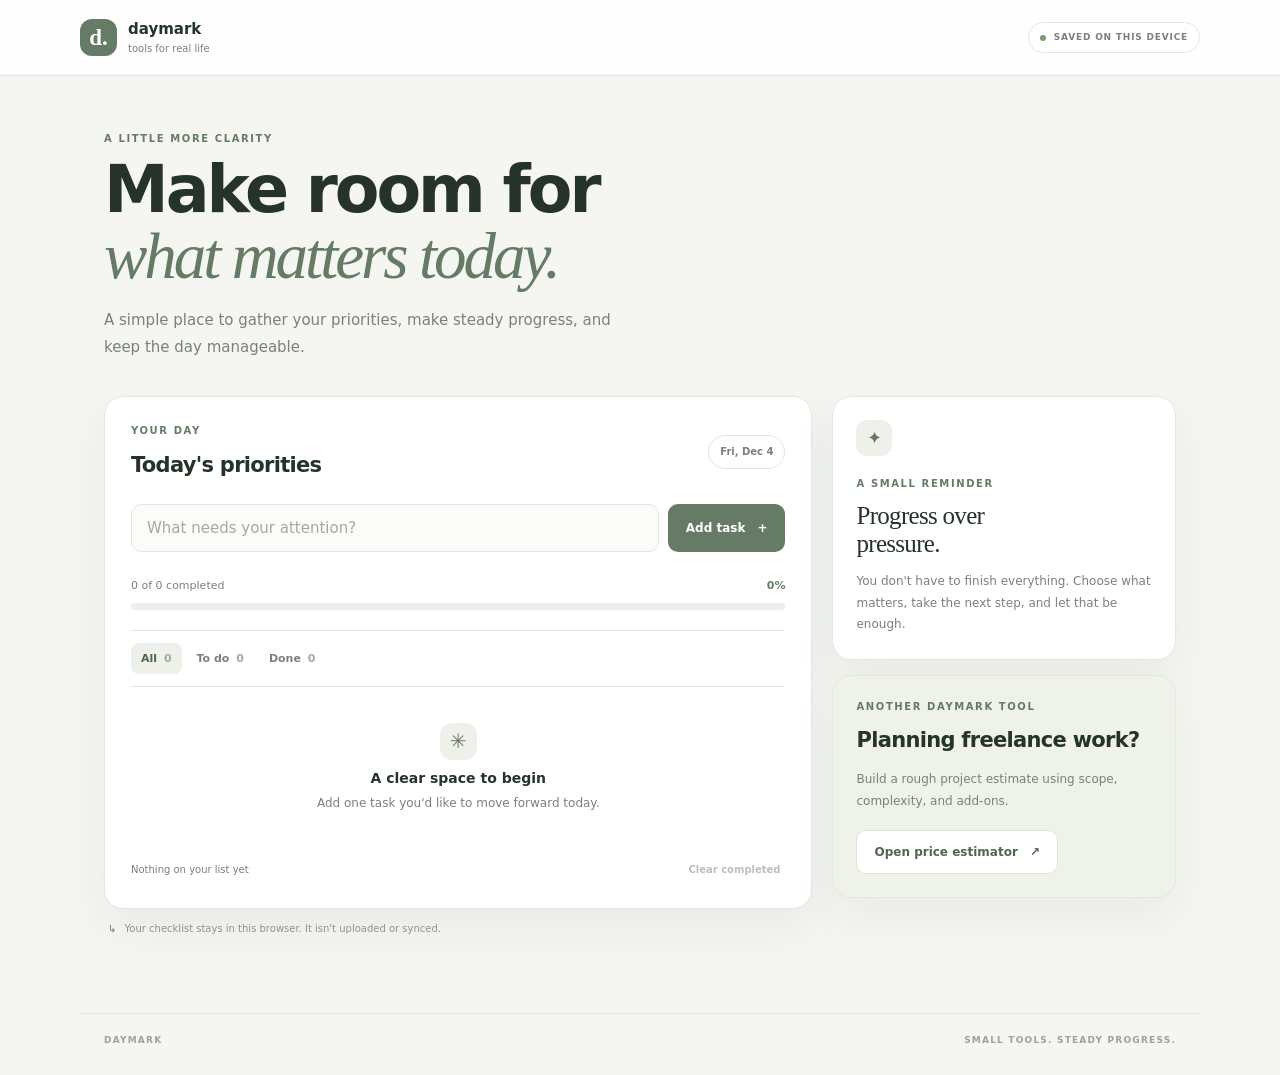
<file: index.html>
<!doctype html>
<html lang="en">
<head>
  <meta charset="utf-8">
  <meta name="viewport" content="width=device-width, initial-scale=1">
  <meta name="theme-color" content="#f5f6f2">
  <meta name="description" content="Daymark Concept — an independent preview of the daily checklist and project estimator.">
  <title>Daymark Concept — Daily Checklist</title>
  <link rel="stylesheet" href="style.css">
  <script src="app.js" defer></script>
</head>
<body>
  <header class="site-header">
    <a class="brand" href="index.html" aria-label="Daymark home"><span class="brand-mark">d.</span><span>daymark<small>tools for real life</small></span></a>
    <span class="local-pill"><i></i> SAVED ON THIS DEVICE</span>
  </header>
  <main class="page-shell">
    <section class="welcome">
      <p class="eyebrow">A LITTLE MORE CLARITY</p>
      <h1>Make room for<br><em>what matters today.</em></h1>
      <p class="intro-copy">A simple place to gather your priorities, make steady progress, and keep the day manageable.</p>
    </section>
    <section class="dashboard-grid" aria-label="Daily checklist">
      <div class="main-column">
        <section class="panel task-panel">
          <div class="panel-heading">
            <div><p class="eyebrow">YOUR DAY</p><h2>Today's priorities</h2></div>
            <span class="date-chip" id="todayDate">Today</span>
          </div>
          <form id="taskForm" class="task-form">
            <label class="visually-hidden" for="taskInput">Add a task</label>
            <input id="taskInput" type="text" maxlength="120" placeholder="What needs your attention?" autocomplete="off" required>
            <button class="button button-primary" type="submit">Add task <span aria-hidden="true">+</span></button>
          </form>
          <div class="progress-block">
            <div class="progress-label"><span id="progressText">0 of 0 completed</span><strong id="progressPercent">0%</strong></div>
            <div class="progress-track" role="progressbar" aria-label="Daily task progress" aria-valuemin="0" aria-valuemax="100" aria-valuenow="0" id="progressBar"><span id="progressFill"></span></div>
          </div>
          <div class="task-toolbar">
            <div class="filter-tabs" role="group" aria-label="Filter tasks">
              <button type="button" class="filter-button is-active" data-filter="all" aria-pressed="true">All <span id="allCount">0</span></button>
              <button type="button" class="filter-button" data-filter="active" aria-pressed="false">To do <span id="activeCount">0</span></button>
              <button type="button" class="filter-button" data-filter="done" aria-pressed="false">Done <span id="doneCount">0</span></button>
            </div>
          </div>
          <ul id="taskList" class="task-list" aria-live="polite"></ul>
          <div id="emptyState" class="empty-state"><span class="empty-icon">✳</span><h3>A clear space to begin</h3><p>Add one task you'd like to move forward today.</p></div>
          <div class="list-footer"><span id="remainingText">Nothing on your list yet</span><button type="button" class="text-button" id="clearDone">Clear completed</button></div>
        </section>
        <p class="privacy-note"><span aria-hidden="true">↳</span> Your checklist stays in this browser. It isn't uploaded or synced.</p>
      </div>
      <aside class="side-column">
        <section class="panel note-panel">
          <span class="note-symbol">✦</span>
          <p class="eyebrow">A SMALL REMINDER</p>
          <h2>Progress over pressure.</h2>
          <p>You don't have to finish everything. Choose what matters, take the next step, and let that be enough.</p>
        </section>
        <section class="panel tool-card">
          <p class="eyebrow">ANOTHER DAYMARK TOOL</p>
          <h2>Planning freelance work?</h2>
          <p>Build a rough project estimate using scope, complexity, and add-ons.</p>
          <a class="button button-secondary" href="project-estimator.html">Open price estimator <span aria-hidden="true">↗</span></a>
        </section>
      </aside>
    </section>
  </main>
  <footer class="site-footer"><span>DAYMARK</span><span>SMALL TOOLS. STEADY PROGRESS.</span></footer>
</body>
</html>
</file>
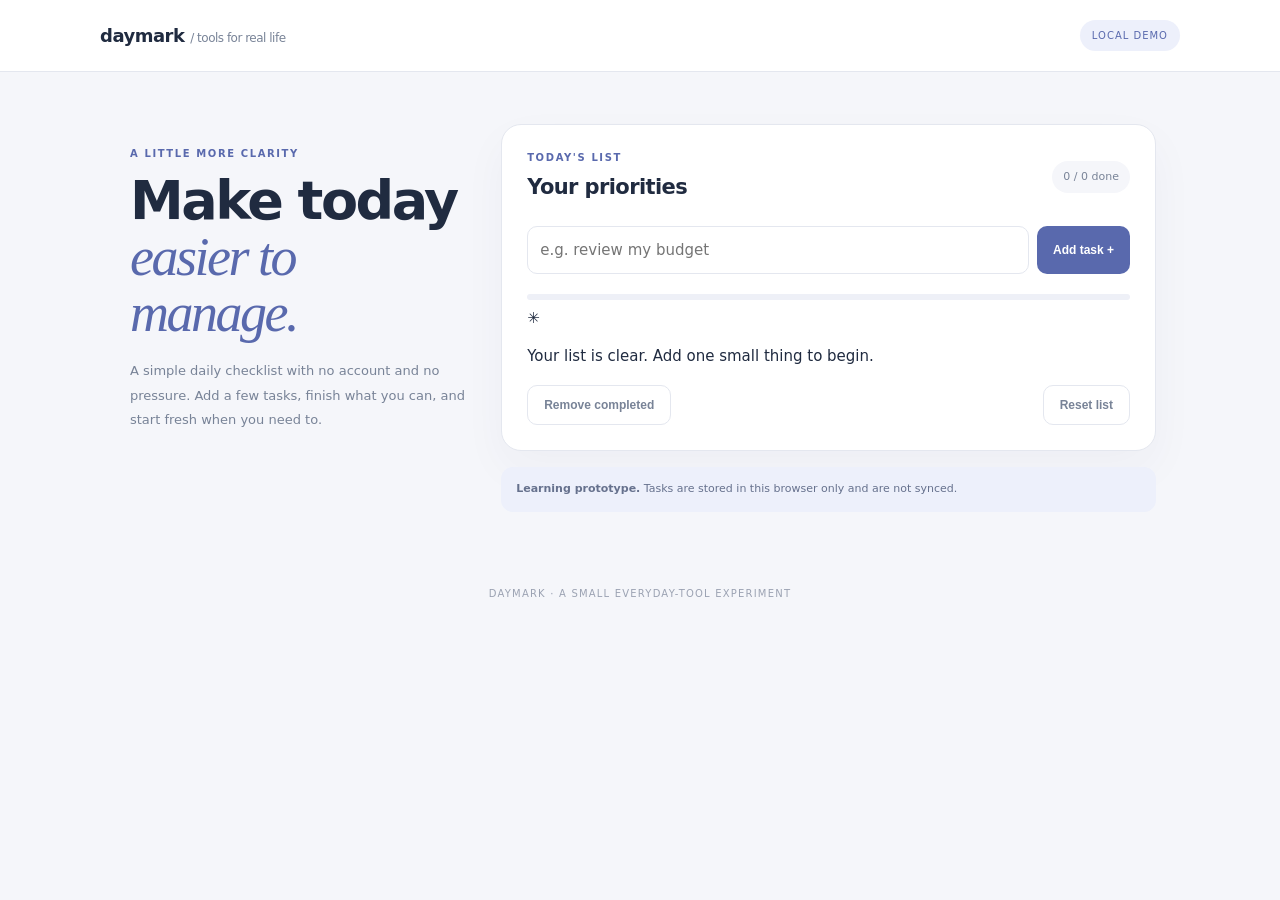
<file: legacy-checklist/index.html>
<!doctype html><html lang="en"><head><meta charset="utf-8"><meta name="viewport" content="width=device-width,initial-scale=1"><title>Daymark — Everyday Toolkit</title><link rel="stylesheet" href="style.css"><script src="app.js" defer></script></head><body><header><b>daymark <small>/ tools for real life</small></b><span>LOCAL DEMO</span></header><main><section class="welcome"><p> A LITTLE MORE CLARITY</p><h1>Make today<br><em>easier to manage.</em></h1><div>A simple daily checklist with no account and no pressure. Add a few tasks, finish what you can, and start fresh when you need to.</div></section><section class="tool"><div class="head"><div><p>TODAY'S LIST</p><h2>Your priorities</h2></div><small id="progress">0 / 0 done</small></div><form id="taskForm"><label class="sr" for="taskInput">Add a task</label><input id="taskInput" maxlength="100" placeholder="e.g. review my budget" required><button>Add task +</button></form><div class="track"><span id="bar"></span></div><ul id="taskList"></ul><div id="empty">✳<p>Your list is clear. Add one small thing to begin.</p></div><div class="actions"><button type="button" id="clearDone">Remove completed</button><button type="button" id="reset">Reset list</button></div></section><aside><b>Learning prototype.</b> Tasks are stored in this browser only and are not synced.</aside></main><footer>DAYMARK · A SMALL EVERYDAY-TOOL EXPERIMENT</footer></body></html>
</file>
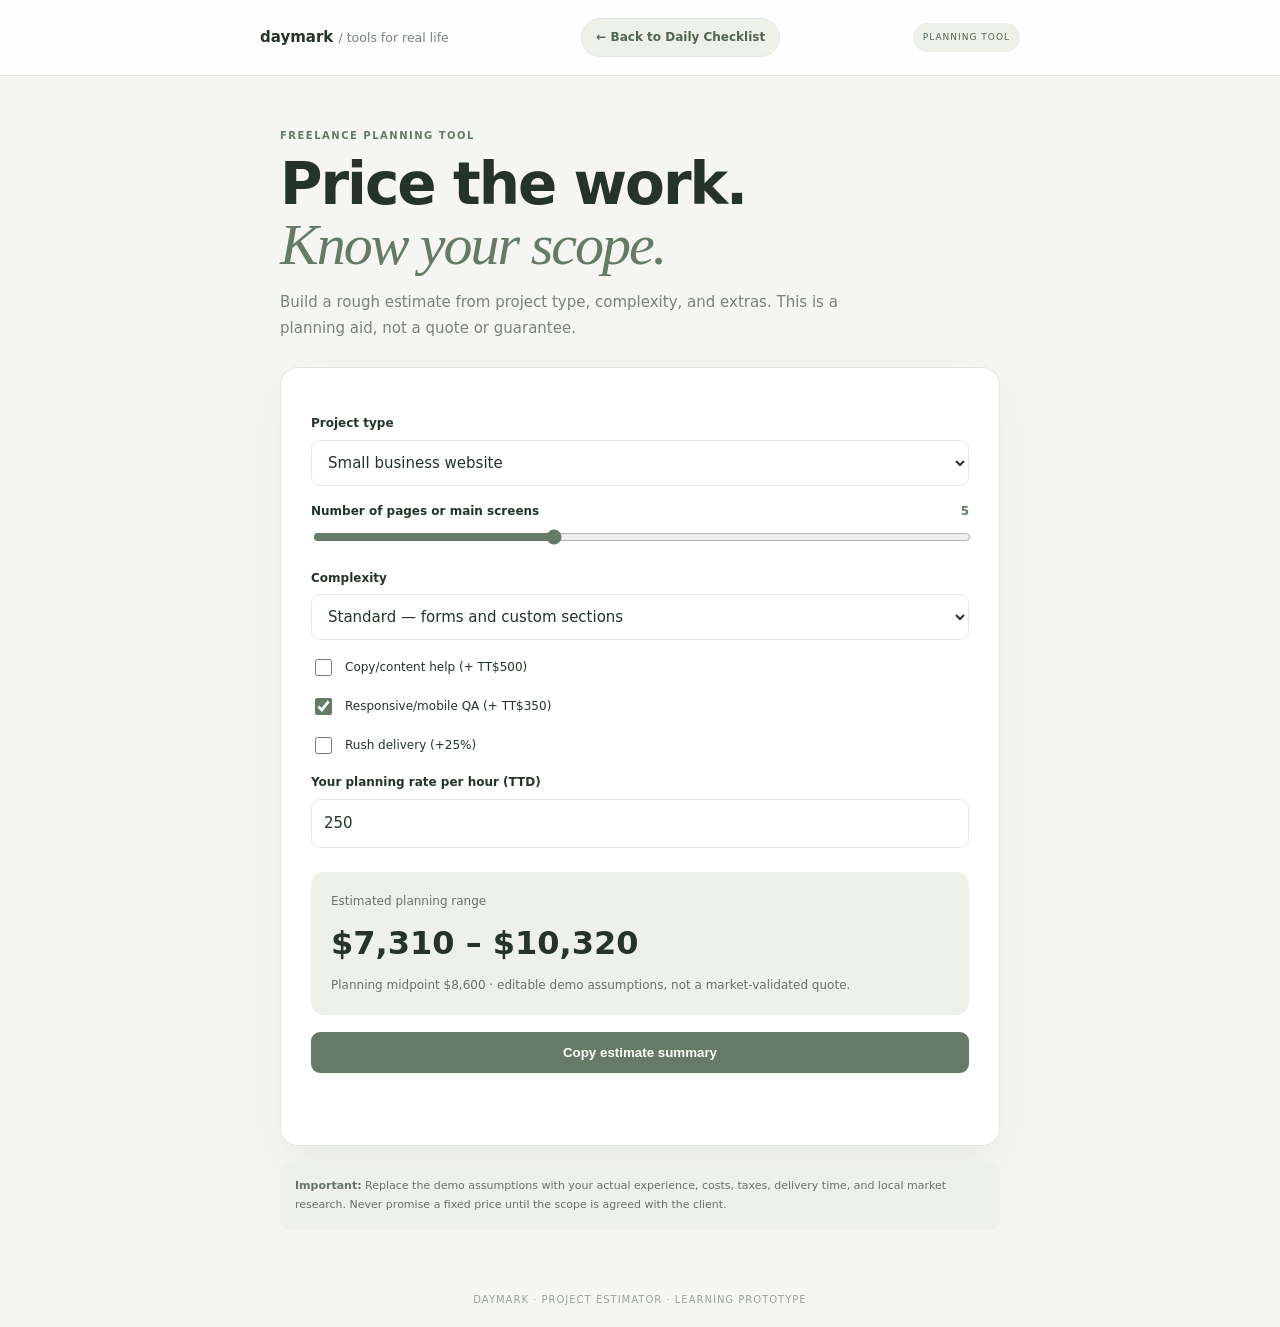
<file: project-estimator.html>
<!doctype html>
<html lang="en">
<head>
<meta charset="utf-8"><meta name="viewport" content="width=device-width,initial-scale=1">
<meta name="description" content="Daymark Concept project price estimator preview for freelance web work.">
<title>Daymark Concept — Project Price Estimator</title>
<link rel="stylesheet" href="estimator.css"><script src="estimator.js" defer></script>
</head>
<body>
<header><b>daymark <small>/ tools for real life</small></b><a class="back-link" href="index.html">← Back to Daily Checklist</a><span>PLANNING TOOL</span></header>
<main>
<section class="intro"><p class="eyebrow">FREELANCE PLANNING TOOL</p><h1>Price the work.<br><em>Know your scope.</em></h1><p>Build a rough estimate from project type, complexity, and extras. This is a planning aid, not a quote or guarantee.</p></section>
<section class="calculator">
<form id="estimateForm">
<label for="projectType">Project type</label>
<select id="projectType"><option value="2500">Single landing page</option><option value="5000" selected>Small business website</option><option value="8500">Portfolio / multi-page site</option><option value="12000">Interactive web app prototype</option></select>
<label for="pages">Number of pages or main screens <output id="pagesOut">5</output></label>
<input id="pages" type="range" min="1" max="12" value="5">
<label for="complexity">Complexity</label>
<select id="complexity"><option value="1">Basic — mostly informational</option><option value="1.25" selected>Standard — forms and custom sections</option><option value="1.6">Advanced — multiple interactions</option></select>
<label class="check"><input id="copy" type="checkbox"> Copy/content help (+ TT$500)</label>
<label class="check"><input id="responsive" type="checkbox" checked> Responsive/mobile QA (+ TT$350)</label>
<label class="check"><input id="rush" type="checkbox"> Rush delivery (+25%)</label>
<label for="rate">Your planning rate per hour (TTD)</label>
<input id="rate" type="number" min="50" step="25" value="250" required>
<div class="result"><span>Estimated planning range</span><strong id="estimate">TT$5,000 – TT$6,500</strong><small id="breakdown">Demo estimate only. Confirm scope, timeline, revisions, and expenses before quoting a client.</small></div>
<button type="submit">Copy estimate summary</button><p id="message" role="status"></p>
</form>
</section>
<aside><b>Important:</b> Replace the demo assumptions with your actual experience, costs, taxes, delivery time, and local market research. Never promise a fixed price until the scope is agreed with the client.</aside>
</main>
<footer>DAYMARK · PROJECT ESTIMATOR · LEARNING PROTOTYPE</footer>
</body></html>
</file>
<file: style.css>
:root{color-scheme:light;--ink:#253329;--muted:#788279;--accent:#657b65;--accent-dark:#50664f;--soft:#edf1e9;--paper:#f5f6f2;--line:#e3e8df;--white:#fff;--shadow:0 18px 45px rgba(39,55,39,.06)}
*{box-sizing:border-box}body{margin:0;background:var(--paper);color:var(--ink);font:15px/1.55 Inter,ui-sans-serif,system-ui,-apple-system,"Segoe UI",sans-serif}button,input{font:inherit}button,a{-webkit-tap-highlight-color:transparent}
.site-header{min-height:76px;padding:12px max(22px,calc((100% - 1120px)/2));display:flex;align-items:center;justify-content:space-between;gap:16px;background:rgba(255,255,255,.9);border-bottom:1px solid var(--line)}
.brand{display:flex;align-items:center;gap:11px;color:var(--ink);text-decoration:none;font-weight:800}.brand-mark{display:grid;place-items:center;width:37px;height:37px;border-radius:12px;background:var(--accent);color:white;font:700 23px Georgia,serif}.brand small{display:block;color:var(--muted);font-size:10px;font-weight:500}
.local-pill,.date-chip{display:inline-flex;align-items:center;gap:8px;padding:8px 11px;border:1px solid var(--line);border-radius:999px;background:white;color:var(--muted);font-size:9px;font-weight:750;letter-spacing:.8px}.local-pill i{width:6px;height:6px;border-radius:50%;background:#7c9b71}
.page-shell{max-width:1120px;margin:auto;padding:55px 24px 64px}.welcome{max-width:680px;margin:0 0 35px}.eyebrow{margin:0 0 10px;color:var(--accent);font-size:10px;font-weight:850;letter-spacing:1.6px}
.welcome h1{margin:0;font-size:clamp(40px,6vw,65px);line-height:1.02;letter-spacing:-3px;font-weight:750}.welcome h1 em{color:var(--accent);font-family:Georgia,serif;font-weight:500}.intro-copy{max-width:510px;margin:18px 0 0;color:var(--muted);font-size:15px;line-height:1.8}
.dashboard-grid{display:grid;grid-template-columns:minmax(0,1.65fr) minmax(245px,.8fr);gap:20px;align-items:start}.main-column,.side-column{min-width:0}.panel{border:1px solid var(--line);border-radius:19px;background:var(--white);box-shadow:var(--shadow)}.task-panel{padding:26px}
.panel-heading{display:flex;justify-content:space-between;align-items:center;gap:14px}.panel-heading h2,.tool-card h2,.note-panel h2{margin:0;font-size:21px;letter-spacing:-.7px}.date-chip{font-size:10px;letter-spacing:0}
.task-form{display:flex;gap:9px;margin-top:23px}.task-form input{flex:1;min-width:0;height:48px;padding:0 15px;border:1px solid var(--line);border-radius:10px;background:#fbfcfa;color:var(--ink);outline:none}.task-form input:focus{border-color:var(--accent);box-shadow:0 0 0 3px rgba(101,123,101,.13)}.task-form input::placeholder{color:#a1aaa0}
.button{display:inline-flex;align-items:center;justify-content:center;gap:12px;min-height:44px;padding:0 17px;border:1px solid transparent;border-radius:10px;font-size:12px;font-weight:800;text-decoration:none;cursor:pointer;transition:transform .16s ease}.button:hover{transform:translateY(-1px)}.button:focus-visible,.filter-button:focus-visible,.text-button:focus-visible,.remove-task:focus-visible{outline:3px solid #b9c8b3;outline-offset:3px}.button-primary{background:var(--accent);color:white}.button-primary:hover{background:var(--accent-dark)}
.progress-block{margin:25px 0 20px}.progress-label{display:flex;justify-content:space-between;gap:12px;margin-bottom:9px;color:var(--muted);font-size:11px}.progress-label strong{color:var(--accent)}.progress-track{height:7px;overflow:hidden;border-radius:99px;background:#edf0ea}.progress-track span{display:block;width:0;height:100%;border-radius:inherit;background:var(--accent);transition:width .2s ease}
.task-toolbar{padding:12px 0;border-top:1px solid var(--line);border-bottom:1px solid var(--line)}.filter-tabs{display:flex;gap:5px}.filter-button{padding:7px 10px;border:0;border-radius:8px;background:transparent;color:var(--muted);font-size:11px;font-weight:700;cursor:pointer}.filter-button span{margin-left:3px;color:#a1aaa0}.filter-button.is-active{background:var(--soft);color:var(--accent-dark)}
.task-list{list-style:none;margin:0;padding:0}.task-item{display:flex;align-items:center;gap:12px;min-height:57px;border-bottom:1px solid #edf0ea}.task-label{display:flex;align-items:center;gap:12px;flex:1;min-width:0;cursor:pointer}.task-label input{position:absolute;width:1px;height:1px;opacity:0}.custom-check{display:grid;place-items:center;flex:0 0 19px;width:19px;height:19px;border:1.5px solid #cbd4c7;border-radius:6px;color:white}.task-label input:focus-visible+.custom-check{outline:3px solid #b9c8b3;outline-offset:3px}.task-label input:checked+.custom-check{border-color:var(--accent);background:var(--accent)}.task-label input:checked+.custom-check:after{content:"✓";font-size:12px;font-weight:800}.task-text{min-width:0;overflow-wrap:anywhere;font-size:13px}.task-item.is-done .task-text{color:#a0a99e;text-decoration:line-through}
.remove-task{width:31px;height:31px;border:0;border-radius:8px;background:transparent;color:#9aa398;font-size:20px;cursor:pointer}.remove-task:hover{background:#f5f6f2;color:#586456}
.empty-state{padding:36px 12px 30px;text-align:center;color:var(--muted)}.empty-state[hidden]{display:none}.empty-icon{display:inline-grid;place-items:center;width:37px;height:37px;margin-bottom:8px;border-radius:12px;background:var(--soft);color:var(--accent);font-size:20px}.empty-state h3{margin:0 0 4px;color:var(--ink);font-size:14px}.empty-state p{margin:0;font-size:12px}
.list-footer{display:flex;justify-content:space-between;align-items:center;gap:12px;padding-top:14px;color:var(--muted);font-size:10px}.text-button{padding:5px;border:0;background:transparent;color:var(--accent);font-size:10px;font-weight:750;cursor:pointer}.text-button:disabled{color:#b9c0b7;cursor:not-allowed}.privacy-note{margin:12px 4px;color:#8b958a;font-size:10px}.privacy-note span{margin-right:5px;color:var(--accent)}
.side-column{display:grid;gap:15px}.note-panel,.tool-card{padding:23px}.note-symbol{display:grid;place-items:center;width:36px;height:36px;margin-bottom:20px;border-radius:11px;background:var(--soft);color:var(--accent);font-size:18px}.note-panel h2{max-width:190px;font-family:Georgia,serif;font-size:25px;font-weight:500;line-height:1.15}.note-panel>p:last-child,.tool-card>p:not(.eyebrow){margin:12px 0 0;color:var(--muted);font-size:12px;line-height:1.8}.tool-card{background:#eef2e9}.tool-card .button{margin-top:18px}.button-secondary{background:white;border-color:#dfe6d9;color:var(--accent-dark)}
.site-footer{display:flex;justify-content:space-between;gap:14px;max-width:1120px;margin:auto;padding:20px 24px 28px;border-top:1px solid var(--line);color:#9aa398;font-size:9px;font-weight:750;letter-spacing:1.2px}.visually-hidden{position:absolute;width:1px;height:1px;padding:0;margin:-1px;overflow:hidden;clip:rect(0,0,0,0);white-space:nowrap;border:0}
@media(max-width:760px){.page-shell{padding-top:40px}.dashboard-grid{grid-template-columns:1fr}.side-column{grid-template-columns:1fr 1fr}.note-panel,.tool-card{padding:19px}}
@media(max-width:520px){.site-header{min-height:66px;padding:10px 18px}.local-pill{font-size:8px;padding:7px 9px}.page-shell{padding:35px 16px 45px}.welcome{margin-bottom:25px}.welcome h1{letter-spacing:-2px}.task-panel{padding:18px}.task-form{flex-direction:column}.task-form .button{width:100%}.side-column{grid-template-columns:1fr}.note-panel,.tool-card{padding:20px}.site-footer{padding:18px 16px 24px;font-size:8px}}
@media(prefers-reduced-motion:reduce){*,*::before,*::after{scroll-behavior:auto!important;transition:none!important}}
</file>
<file: legacy-checklist/style.css>
:root{--ink:#202b40;--muted:#788397;--accent:#5969ad;--accent-soft:#edf0fb;--paper:#f5f6fa;--line:#e4e7ef;--white:#fff}*{box-sizing:border-box}body{margin:0;background:var(--paper);color:var(--ink);font:15px/1.5 Inter,ui-sans-serif,system-ui,sans-serif}header{height:72px;padding:0 max(20px,calc((100% - 1080px)/2));display:flex;align-items:center;justify-content:space-between;background:#fff;border-bottom:1px solid var(--line)}header b{font-size:18px;letter-spacing:-.5px}header small{font-weight:500;color:var(--muted);font-size:12px}header span{font-size:10px;letter-spacing:1px;color:var(--accent);background:var(--accent-soft);padding:8px 12px;border-radius:99px}main{max-width:1080px;margin:auto;padding:52px 24px;display:grid;grid-template-columns:minmax(230px,.8fr) minmax(0,1.5fr);gap:28px;align-items:start}.welcome{position:sticky;top:30px;padding:12px 6px}.welcome>p,.head p{font-size:10px;letter-spacing:1.6px;color:var(--accent);font-weight:800}.welcome h1{font-size:clamp(36px,5vw,54px);letter-spacing:-2.5px;line-height:1.04;margin:12px 0}.welcome h1 em{font-family:Georgia,serif;color:var(--accent);font-weight:500}.welcome>div{color:var(--muted);line-height:1.85;max-width:350px;margin:18px 0 0;font-size:13px}.tool{background:var(--white);border:1px solid var(--line);border-radius:20px;padding:25px;box-shadow:0 18px 45px #273c6c0a}.head{display:flex;justify-content:space-between;align-items:center;gap:12px}.head p{margin:0 0 7px}.head h2{margin:0;font-size:21px;letter-spacing:-.6px}.head small{background:var(--paper);padding:8px 11px;border-radius:99px;color:var(--muted);font-size:11px;white-space:nowrap}form{display:flex;gap:8px;margin-top:22px}input{flex:1;min-width:0;border:1px solid var(--line);border-radius:10px;padding:12px;font:inherit;outline:none}input:focus{border-color:var(--accent);box-shadow:0 0 0 3px #5969ad18}button{border:0;border-radius:10px;background:var(--accent);color:white;font-size:12px;font-weight:750;padding:12px 16px;cursor:pointer;transition:transform .18s,background .18s}button:hover{background:#465694;transform:translateY(-1px)}.track{height:6px;background:#eef0f7;border-radius:9px;margin:20px 0 7px;overflow:hidden}.track span{display:block;width:0;height:100%;background:var(--accent);border-radius:9px;transition:width .25s}ul{list-style:none;margin:0;padding:0}.task{display:flex;align-items:center;gap:12px;border-bottom:1px solid #eff0f6;padding:14px 2px;animation:arrive .2s ease both}.task input{width:19px;height:19px;flex:none;accent-color:var(--accent)}.task span{flex:1;overflow-wrap:anywhere;font-size:13px}.task.done span{text-decoration:line-through;color:#98a0b1}.task button{background:transparent;color:#9aa2b1;font-size:19px;padding:3px 7px}.task button:hover{background:#f6f6fa;color:#7a8294;transform:none}.empty{text-align:center;padding:26px 10px;color:var(--muted)}.empty p{font-size:12px}.actions{display:flex;justify-content:space-between;gap:10px;margin-top:18px}.actions button{background:white;color:var(--muted);border:1px solid var(--line)}.actions button:hover{background:var(--paper);transform:none}aside{grid-column:2;margin-top:-12px;background:var(--accent-soft);padding:13px 15px;border-radius:12px;font-size:11px;line-height:1.7;color:#66718d}footer{text-align:center;color:#9ba2b2;font-size:10px;letter-spacing:1.2px;padding:22px}.sr{position:absolute;left:-9999px}[hidden]{display:none!important}@keyframes arrive{from{opacity:0;transform:translateY(5px)}to{opacity:1;transform:translateY(0)}}@media(max-width:700px){header{height:64px;padding:0 18px}main{padding:28px 16px;grid-template-columns:1fr;gap:18px}.welcome{position:static;padding:4px 2px}.welcome h1{font-size:42px}.welcome>div{max-width:520px;margin-top:12px}.tool{padding:18px}.actions{margin-top:14px}aside{grid-column:1;margin:0}form{flex-direction:row}form button{padding:12px}@media(max-width:420px){form{flex-direction:column}.head h2{font-size:19px}}}
</file>
<file: estimator.css>
:root{--ink:#253329;--muted:#788279;--accent:#657b65;--accent-dark:#50664f;--soft:#edf1e9;--paper:#f5f6f2;--line:#e3e8df}
*{box-sizing:border-box}body{margin:0;background:var(--paper);color:var(--ink);font:15px/1.55 Inter,ui-sans-serif,system-ui,-apple-system,"Segoe UI",sans-serif}
header{min-height:76px;background:rgba(255,255,255,.92);border-bottom:1px solid var(--line);padding:12px max(22px,calc((100% - 760px)/2));display:flex;align-items:center;justify-content:space-between;gap:12px;flex-wrap:wrap}
header b{font-size:15px}header small{font-weight:400;color:var(--muted)}
header .back-link{display:inline-flex;align-items:center;justify-content:center;min-height:38px;padding:9px 14px;border:1px solid var(--line);border-radius:999px;background:var(--soft);color:var(--accent-dark);font-size:12px;font-weight:750;text-decoration:none}
header .back-link:hover{background:#e4ebdf}header .back-link:focus-visible,button:focus-visible{outline:3px solid #b9c8b3;outline-offset:3px}
header span{font-size:9px;letter-spacing:1px;color:var(--accent-dark);background:var(--soft);padding:8px 10px;border-radius:20px}
main{max-width:760px;margin:auto;padding:42px 20px}.eyebrow{font-size:10px;letter-spacing:1.5px;color:var(--accent);font-weight:900}
h1{font-size:clamp(38px,7vw,58px);letter-spacing:-2px;line-height:1.04;margin:8px 0}h1 em{font-family:Georgia,serif;color:var(--accent);font-weight:500}
.intro>p:last-child{color:var(--muted);line-height:1.7;max-width:560px;margin-bottom:26px}
.calculator{background:#fff;border:1px solid var(--line);border-radius:18px;padding:clamp(18px,4vw,30px);box-shadow:0 18px 45px rgba(39,55,39,.06)}
label{display:block;font-weight:700;font-size:12px;margin:16px 0 7px}select,input[type=number]{width:100%;border:1px solid var(--line);border-radius:9px;background:#fff;padding:12px;font:inherit;color:var(--ink)}select:focus,input[type=number]:focus{outline:none;border-color:var(--accent);box-shadow:0 0 0 3px rgba(101,123,101,.13)}
input[type=range]{width:100%;accent-color:var(--accent)}output{float:right;color:var(--accent)}.check{display:flex;align-items:center;gap:10px;font-weight:500}.check input{accent-color:var(--accent);width:17px;height:17px}
.result{margin-top:24px;padding:20px;background:var(--soft);border-radius:13px}.result span,.result small{display:block;color:#667366;font-size:12px}.result strong{display:block;font-size:clamp(23px,5vw,32px);margin:8px 0;overflow-wrap:anywhere}.result small{line-height:1.6}
button{width:100%;margin-top:17px;background:var(--accent);color:#fff;border:0;border-radius:9px;padding:13px;font-weight:800;cursor:pointer}button:hover{background:var(--accent-dark)}
#message{font-size:12px;color:var(--accent-dark);min-height:18px;white-space:pre-line;overflow-wrap:anywhere}
aside{margin-top:16px;background:var(--soft);padding:15px;border-radius:10px;font-size:11px;line-height:1.7;color:#667366}
footer{text-align:center;padding:20px;color:#9aa398;font-size:10px;letter-spacing:1px}
@media(max-width:520px){header{gap:9px;padding:10px 18px}header b{flex:1 1 100%}header .back-link{flex:1}header span{white-space:nowrap}main{padding-top:30px}}
</file>
